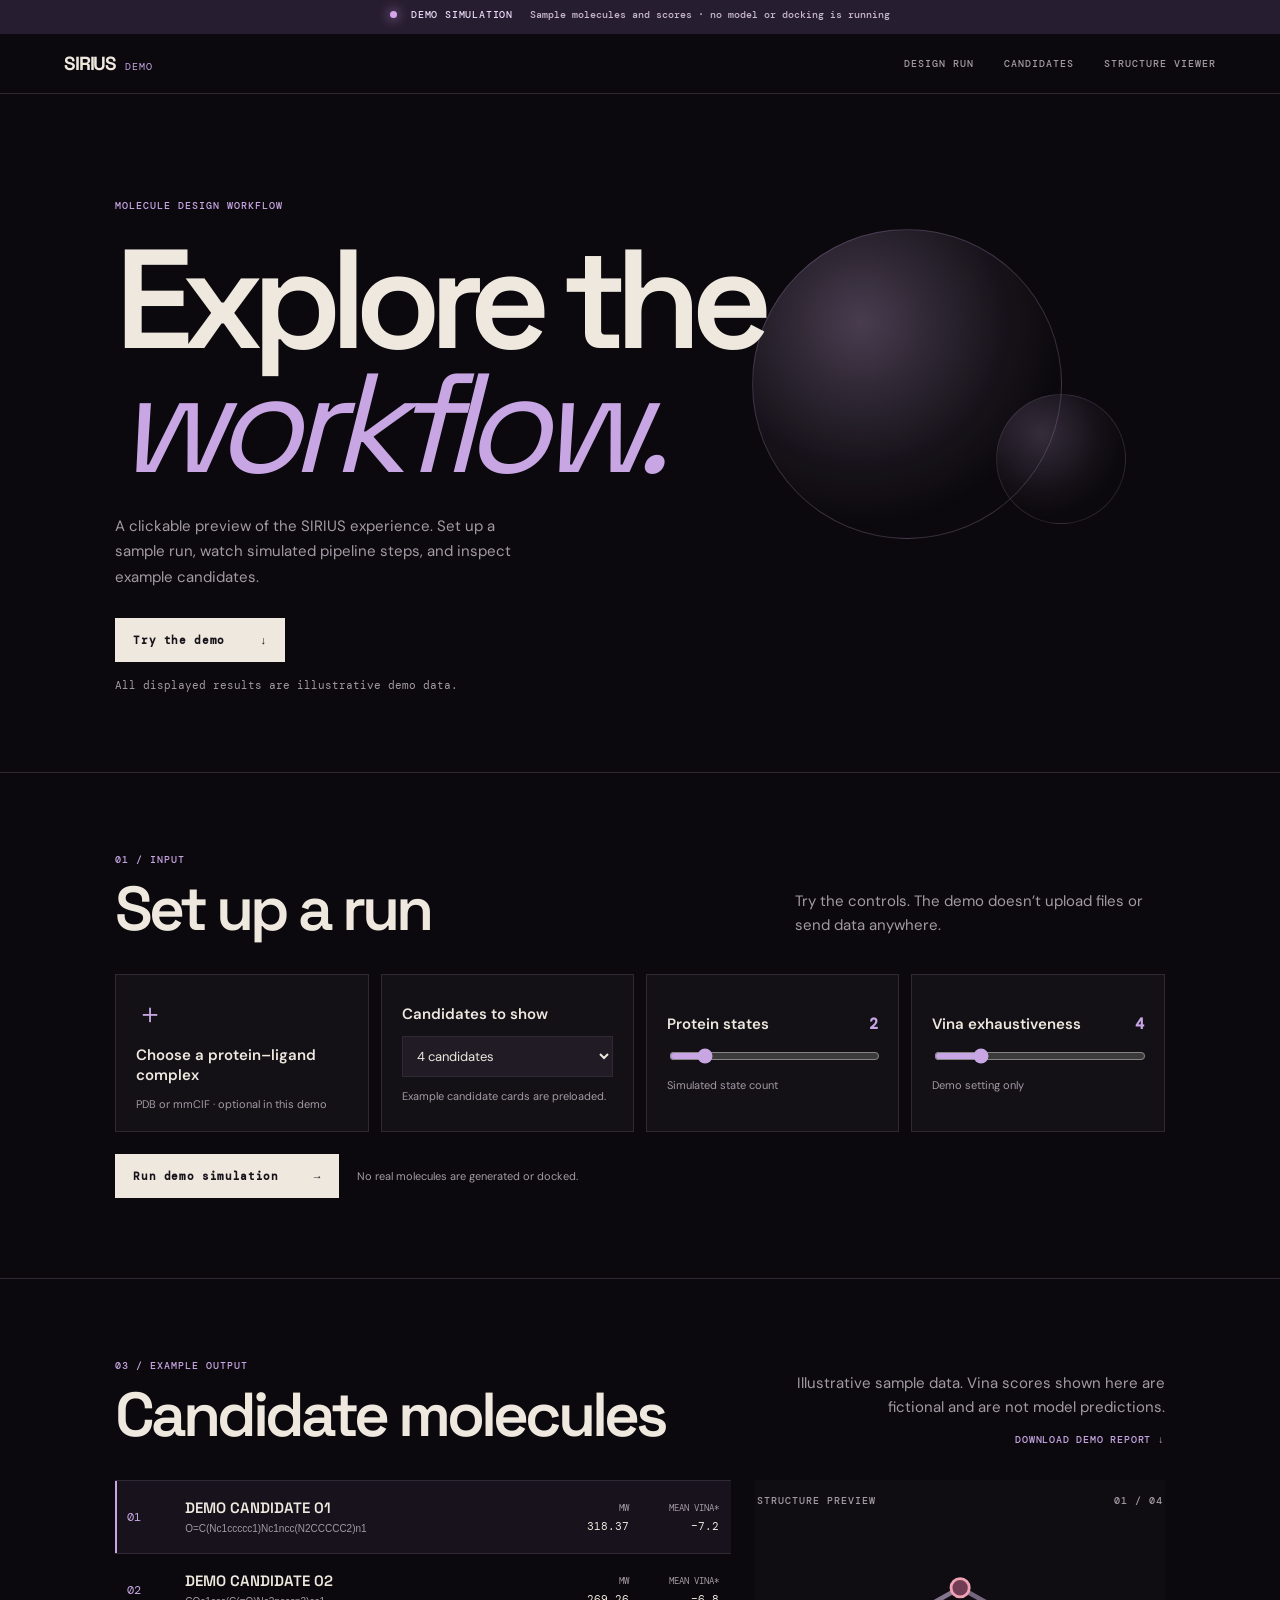
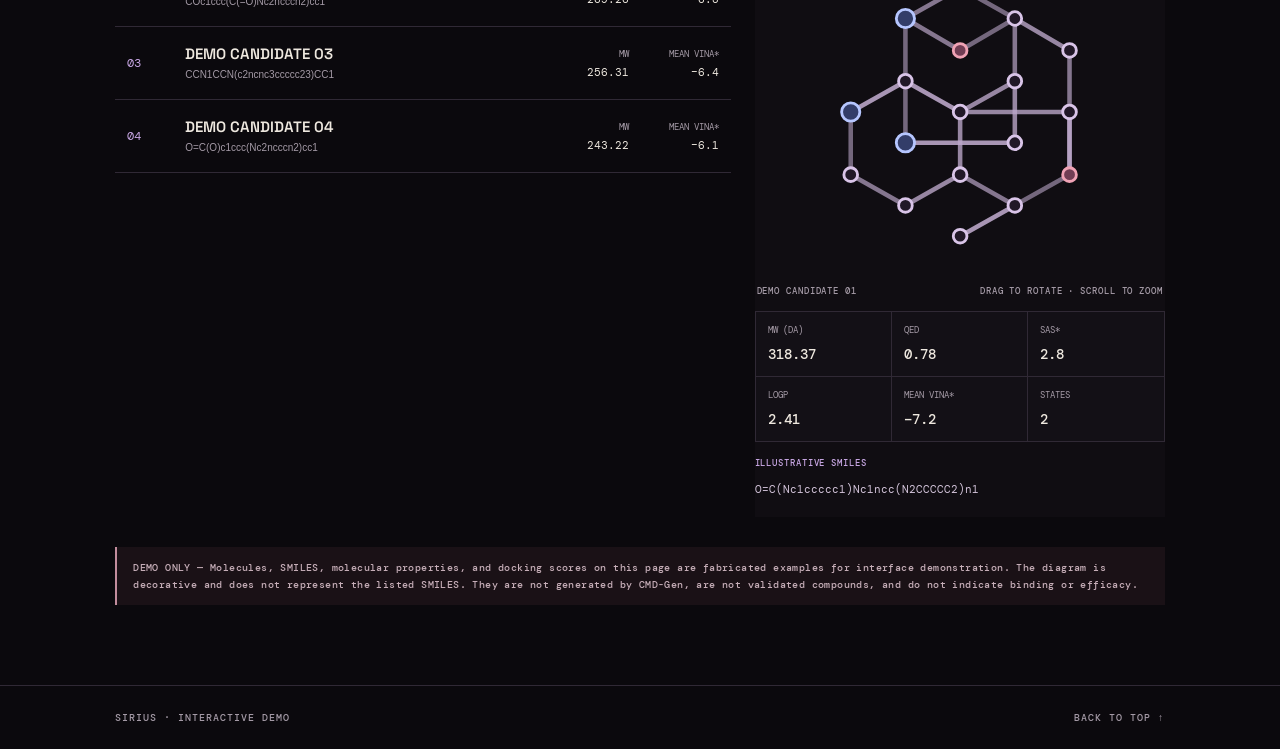
<file: demo/index.html>
<!doctype html>
<html lang="en">
<head>
  <meta charset="utf-8">
  <meta name="viewport" content="width=device-width,initial-scale=1">
  <meta name="theme-color" content="#0b090d">
  <title>SIRIUS — Interactive Demo</title>
  <link rel="stylesheet" href="demo.css">
  <link rel="stylesheet" href="details.css">
  <script src="demo.js" defer></script>
</head>
<body>
  <div class="demo-banner"><span class="pulse"></span> DEMO SIMULATION <span>Sample molecules and scores · no model or docking is running</span></div>
  <header class="topbar">
    <a class="brand" href="#top">SIRIUS<span>DEMO</span></a>
    <nav aria-label="Main navigation"><a href="#setup">DESIGN RUN</a><a href="#results">CANDIDATES</a><a href="#structure">STRUCTURE VIEWER</a></nav>
  </header>

  <main id="top">
    <section class="hero">
      <div class="eyebrow">MOLECULE DESIGN WORKFLOW</div>
      <h1>Explore the<br><em>workflow.</em></h1>
      <p>A clickable preview of the SIRIUS experience. Set up a sample run, watch simulated pipeline steps, and inspect example candidates.</p>
      <a class="button" href="#setup">Try the demo <span>↓</span></a>
      <div class="hero-note">All displayed results are illustrative demo data.</div>
      <div class="orb orb-a"></div><div class="orb orb-b"></div>
    </section>

    <section class="section setup" id="setup">
      <div class="section-heading"><div><div class="eyebrow">01 / INPUT</div><h2>Set up a run</h2></div><p>Try the controls. The demo doesn’t upload files or send data anywhere.</p></div>
      <div class="setup-grid">
        <label class="upload" for="complex-file"><span class="upload-icon">＋</span><strong id="file-label">Choose a protein–ligand complex</strong><small>PDB or mmCIF · optional in this demo</small><input id="complex-file" type="file" accept=".pdb,.ent,.cif,.mmcif"></label>
        <div class="control-card"><label for="count">Candidates to show</label><select id="count"><option value="4">4 candidates</option><option value="6">6 candidates</option><option value="8">8 candidates</option></select><small>Example candidate cards are preloaded.</small></div>
        <div class="control-card"><label for="states">Protein states <output id="state-value">2</output></label><input id="states" type="range" min="1" max="8" value="2"><small>Simulated state count</small></div>
        <div class="control-card"><label for="exhaustiveness">Vina exhaustiveness <output id="exh-value">4</output></label><input id="exhaustiveness" type="range" min="1" max="16" value="4"><small>Demo setting only</small></div>
      </div>
      <div class="run-row"><button id="run-button" class="button">Run demo simulation <span>→</span></button><span id="setup-note">No real molecules are generated or docked.</span></div>
    </section>

    <section class="section run-section" id="run" hidden>
      <div class="section-heading"><div><div class="eyebrow">02 / PIPELINE</div><h2 id="run-title">Simulating a run</h2></div><div class="percent" id="percent">0%</div></div>
      <p class="run-message" id="run-message" role="status">Preparing example workflow…</p>
      <div class="progress"><i id="progress-fill"></i></div>
      <ol class="steps" id="steps"><li>aSAM states</li><li>Pharmacophores</li><li>Consensus</li><li>CMD-Gen</li><li>Vina ranking</li></ol>
      <div class="demo-asam-panel" id="demo-asam-panel">
        <div class="demo-asam-head">
          <span>aSAM · DYNAMIC CONFORMATIONAL STATES</span>
          <b id="demo-state-count">Sampling breathing states…</b>
        </div>
        <div class="demo-state-grid" id="demo-state-grid"></div>
        <p class="demo-asam-note">Each conformer captures loop flexibility and breathing pocket changes generated by aSAM.</p>
      </div>
    </section>

    <section class="section results" id="results">
      <div class="section-heading"><div><div class="eyebrow">03 / EXAMPLE OUTPUT</div><h2>Candidate molecules</h2></div><div class="results-actions"><p>Illustrative sample data. Vina scores shown here are fictional and are not model predictions.</p><button id="download-report" class="text-button">DOWNLOAD DEMO REPORT ↓</button></div></div>
      <div class="results-layout">
        <div class="candidate-list" id="candidate-list" aria-label="Example candidate molecules"></div>
        <aside class="viewer" id="structure">
          <div class="viewer-top"><span>STRUCTURE PREVIEW</span><span id="viewer-index">01 / 04</span></div>
          <div class="molecule-window" id="molecule-window" aria-label="Zoomable example molecule structure">
            <svg id="molecule" viewBox="0 0 360 300" role="img" aria-label="Illustrative molecule diagram"></svg>
          </div>
          <div class="viewer-bottom"><span id="viewer-name">DEMO CANDIDATE 01</span><span>DRAG TO ROTATE · SCROLL TO ZOOM</span></div>
          <div class="property-grid" id="property-grid"></div>
          <div class="smiles-card"><div class="eyebrow">ILLUSTRATIVE SMILES</div><code id="viewer-smiles"></code></div>
        </aside>
      </div>
    <p class="disclaimer">DEMO ONLY — Molecules, SMILES, molecular properties, and docking scores on this page are fabricated examples for interface demonstration. The diagram is decorative and does not represent the listed SMILES. They are not generated by CMD-Gen, are not validated compounds, and do not indicate binding or efficacy.</p>
    </section>
  </main>
  <footer><span>SIRIUS · INTERACTIVE DEMO</span><a href="#top">BACK TO TOP ↑</a></footer>
</body>
</html>
</file>
<file: demo/demo.css>
@import url('https://fonts.googleapis.com/css2?family=DM+Mono:wght@400;500&family=DM+Sans:wght@400;500;600;700&family=Space+Grotesk:wght@400;500;600;700&display=swap');
:root{color-scheme:dark;--bg:#0b090d;--panel:#131016;--text:#eee8df;--muted:#a49aa6;--line:#302935;--accent:#c7a6e3;--green:#b6dcba;--mono:'DM Mono',monospace;--sans:'DM Sans',sans-serif;--display:'Space Grotesk',sans-serif}
*{box-sizing:border-box}html{scroll-behavior:smooth;scroll-padding-top:90px}body{margin:0;background:var(--bg);color:var(--text);font:15px var(--sans)}a{color:inherit;text-decoration:none}.demo-banner{position:sticky;top:0;z-index:10;min-height:34px;padding:8px 5vw;background:#271d30;color:#e9d9f6;text-align:center;font:500 10px var(--mono);letter-spacing:.08em}.demo-banner span:last-child{color:#c7b8ce;margin-left:10px;letter-spacing:0}.pulse{display:inline-block;width:7px;height:7px;border-radius:50%;background:#d6a4ed;margin-right:7px;box-shadow:0 0 12px #d6a4ed}.topbar{height:60px;border-bottom:1px solid var(--line);display:flex;align-items:center;justify-content:space-between;padding:0 5vw}.brand{font:700 19px var(--display);letter-spacing:-.06em}.brand span{font:10px var(--mono);color:var(--accent);letter-spacing:.1em;margin-left:9px}.topbar nav{display:flex;gap:30px}.topbar nav a,.eyebrow,.viewer-top,.viewer-bottom,.disclaimer,footer{font:500 10px var(--mono);letter-spacing:.1em}.topbar nav a{color:var(--muted)}.topbar nav a:hover,footer a:hover{color:var(--text)}main{overflow:hidden}.hero{min-height:570px;padding:105px 9vw 80px;position:relative;isolation:isolate}.hero h1{font:600 clamp(68px,11vw,146px)/.88 var(--display);letter-spacing:-.085em;margin:26px 0}.hero h1 em{font-weight:400;color:var(--accent)}.hero>p{max-width:420px;color:var(--muted);line-height:1.7;margin:28px 0}.eyebrow{color:var(--accent)}.button{display:inline-flex;justify-content:space-between;align-items:center;gap:35px;background:var(--text);color:#17131a;border:0;padding:15px 18px;font:700 11px var(--mono);letter-spacing:.06em;cursor:pointer;transition:transform .2s,background .2s}.button:hover{background:var(--accent);transform:translateY(-2px)}.hero-note{color:var(--muted);font:11px var(--mono);margin-top:16px}.orb{position:absolute;z-index:-1;border:1px solid #91769e55;border-radius:50%;background:radial-gradient(circle at 35% 30%,#c3a4d455,#6d587822 48%,transparent 70%);filter:blur(.2px)}.orb-a{width:310px;height:310px;right:17%;top:135px}.orb-b{width:130px;height:130px;right:12%;top:300px;opacity:.7}.section{padding:80px 9vw;border-top:1px solid var(--line)}.section-heading{display:flex;align-items:end;justify-content:space-between;gap:32px;margin-bottom:34px}.section-heading h2{font:600 clamp(36px,5vw,62px)/1 var(--display);letter-spacing:-.065em;margin:12px 0 0}.section-heading>p{max-width:370px;color:var(--muted);line-height:1.6;margin:0 0 3px}.setup-grid{display:grid;grid-template-columns:repeat(4,minmax(0,1fr));gap:12px}.upload,.control-card{min-height:154px;background:var(--panel);border:1px solid var(--line);padding:20px;display:flex;flex-direction:column;justify-content:center;gap:12px}.upload{cursor:pointer}.upload:hover{border-color:#947da2}.upload-icon{font:28px var(--sans);color:var(--accent)}.upload strong,.control-card label{font-weight:600}.upload small,.control-card small{color:var(--muted);font-size:11px}.upload input{display:none}.control-card select{background:#211b25;color:var(--text);border:1px solid var(--line);padding:10px;font:13px var(--sans)}input[type=range]{width:100%;accent-color:var(--accent)}output{float:right;color:var(--accent);font-family:var(--mono)}.run-row{margin-top:22px;display:flex;align-items:center;gap:18px}.run-row>span{font-size:11px;color:var(--muted)}.run-section{background:#100d12}.percent{font:500 24px var(--mono);color:var(--accent)}.run-message{color:var(--muted);margin:20px 0}.progress{height:3px;background:var(--line)}.progress i{display:block;width:0;height:100%;background:var(--accent);transition:width .4s}.steps{list-style:none;padding:22px 0 0;margin:0;display:flex;justify-content:space-between;gap:8px}.steps li{color:#6f6672;font:10px var(--mono)}.steps li.done{color:var(--green)}.steps li.active{color:var(--accent)}.results-layout{display:grid;grid-template-columns:minmax(0,1.2fr) minmax(320px,.8fr);gap:24px;align-items:start}.candidate-list{border-top:1px solid var(--line)}.candidate{width:100%;border:0;border-bottom:1px solid var(--line);background:transparent;color:var(--text);padding:17px 12px;display:grid;grid-template-columns:44px minmax(0,1fr) 76px 76px;gap:14px;text-align:left;align-items:center;cursor:pointer}.candidate:hover,.candidate.selected{background:#17121b}.candidate.selected{box-shadow:inset 2px 0 var(--accent)}.candidate .number{color:var(--accent);font:12px var(--mono)}.candidate strong{display:block;font:600 15px var(--display)}.candidate small{display:block;color:var(--muted);font-size:10px;line-height:1.4;margin-top:5px;overflow-wrap:anywhere}.metric{font:11px var(--mono);text-align:right}.metric small{font:9px var(--mono);color:var(--muted);display:block;margin:0 0 5px}.viewer{position:sticky;top:80px;background:#100d12;min-width:0}.viewer-top,.viewer-bottom{display:flex;justify-content:space-between;gap:12px;padding:14px 2px;color:var(--muted)}.viewer-bottom{font-size:9px}.molecule-window{height:350px;overflow:hidden;position:relative;touch-action:none;cursor:grab;user-select:none;-webkit-user-select:none}.molecule-window:active{cursor:grabbing}.molecule-window svg{width:100%;height:100%;display:block;transform-origin:50% 50%;transition:transform .12s ease-out;overflow:visible}.bond{stroke:#bda8cb;stroke-width:4;stroke-linecap:round;opacity:.86}.atom{fill:#211827;stroke:#d9c4e8;stroke-width:2.5}.atom.o{fill:#713d54;stroke:#f0a2b5}.atom.n{fill:#333d69;stroke:#b6c6ff}.disclaimer{border-left:2px solid #c28d9d;color:#c6aeb8;line-height:1.7;margin:30px 0 0;padding:12px 16px;background:#1a1116;letter-spacing:.04em}.demo-asam-panel{margin-top:28px;padding:18px;background:var(--panel);border:1px solid var(--line)}.demo-asam-head{display:flex;justify-content:space-between;align-items:baseline;font:500 11px var(--mono);color:var(--muted);letter-spacing:.08em;margin-bottom:14px}.demo-asam-head b{color:var(--accent)}.demo-state-grid{display:grid;grid-template-columns:repeat(auto-fit,minmax(180px,1fr));gap:12px;margin-bottom:12px}.demo-state-card{background:#18131c;border:1px solid var(--line);padding:10px;transition:border-color .3s}.demo-state-card.active{border-color:var(--accent);animation:stateGlow 1.8s infinite alternate}.demo-state-card>div{display:flex;justify-content:space-between;align-items:baseline;margin-bottom:6px}.demo-state-card strong{font:600 12px var(--display);color:var(--text)}.demo-state-card small{font:9px var(--mono);color:var(--muted)}.demo-state-card svg{width:100%;height:68px;display:block}.demo-state-card polyline{fill:none;stroke:var(--accent);stroke-width:1.5;stroke-linecap:round;stroke-linejoin:round}.demo-state-card circle{fill:var(--text);opacity:.85}.demo-asam-note{font:10px var(--mono);color:var(--muted);margin:0}@keyframes stateGlow{from{background:#18131c}to{background:#231a2a;box-shadow:0 0 10px rgba(199,166,227,.2)}}footer{display:flex;justify-content:space-between;padding:25px 9vw;border-top:1px solid var(--line);color:var(--muted)}
@media(max-width:850px){.topbar{padding:0 5vw}.topbar nav{gap:14px}.topbar nav a{font-size:9px}.hero{min-height:520px;padding:90px 7vw 65px}.orb-a{right:-40px;top:185px;width:230px;height:230px}.section{padding:60px 7vw}.setup-grid{grid-template-columns:repeat(2,minmax(0,1fr))}.results-layout{grid-template-columns:1fr}.viewer{position:relative;top:auto}.molecule-window{height:330px}.section-heading{align-items:start;flex-direction:column;gap:14px}}
@media(max-width:540px){.demo-banner{font-size:8px}.demo-banner span:last-child{display:block;margin:3px 0 0}.topbar{height:auto;min-height:58px;align-items:start;flex-direction:column;padding-top:12px;padding-bottom:10px;gap:10px}.topbar nav{width:100%;justify-content:space-between;gap:6px}.topbar nav a{font-size:8px}.hero{min-height:470px;padding:80px 6vw 60px}.hero h1{font-size:20vw}.orb-a{right:-95px;top:210px}.orb-b{right:7%;top:340px}.section{padding:50px 6vw}.setup-grid{grid-template-columns:1fr}.upload,.control-card{min-height:125px}.run-row{align-items:start;flex-direction:column}.steps{flex-wrap:wrap;line-height:2}.candidate{grid-template-columns:28px minmax(0,1fr) 54px 54px;padding:14px 5px;gap:8px}.candidate .number,.metric{font-size:9px}.candidate strong{font-size:13px}.candidate small{font-size:9px}.metric small{font-size:8px}.molecule-window{height:280px}.viewer-bottom{font-size:7px}footer{padding:22px 6vw;font-size:8px}}
</file>
<file: demo/details.css>
.results-actions{display:grid;justify-items:end;gap:14px}.results-actions p{max-width:370px;color:var(--muted);line-height:1.6;margin:0;text-align:right}.text-button{padding:0;border:0;background:none;color:var(--accent);font:500 10px var(--mono);letter-spacing:.08em;cursor:pointer}.text-button:hover{color:var(--text)}.property-grid{display:grid;grid-template-columns:repeat(3,minmax(0,1fr));gap:1px;background:var(--line);border:1px solid var(--line)}.property{padding:12px;background:var(--panel)}.property small{display:block;color:var(--muted);font:9px var(--mono);margin-bottom:8px}.property strong{font:500 14px var(--mono)}.smiles-card{padding:15px 0 18px}.smiles-card .eyebrow{font-size:9px;margin-bottom:9px}.smiles-card code{font:11px/1.6 var(--mono);color:#d2c3d9;overflow-wrap:anywhere}.disclaimer{font-family:var(--mono);font-size:10px}.results-actions p{font-family:var(--sans);font-size:15px;letter-spacing:0}
@media(max-width:850px){.results-actions{justify-items:start}.results-actions p{text-align:left}}
</file>
